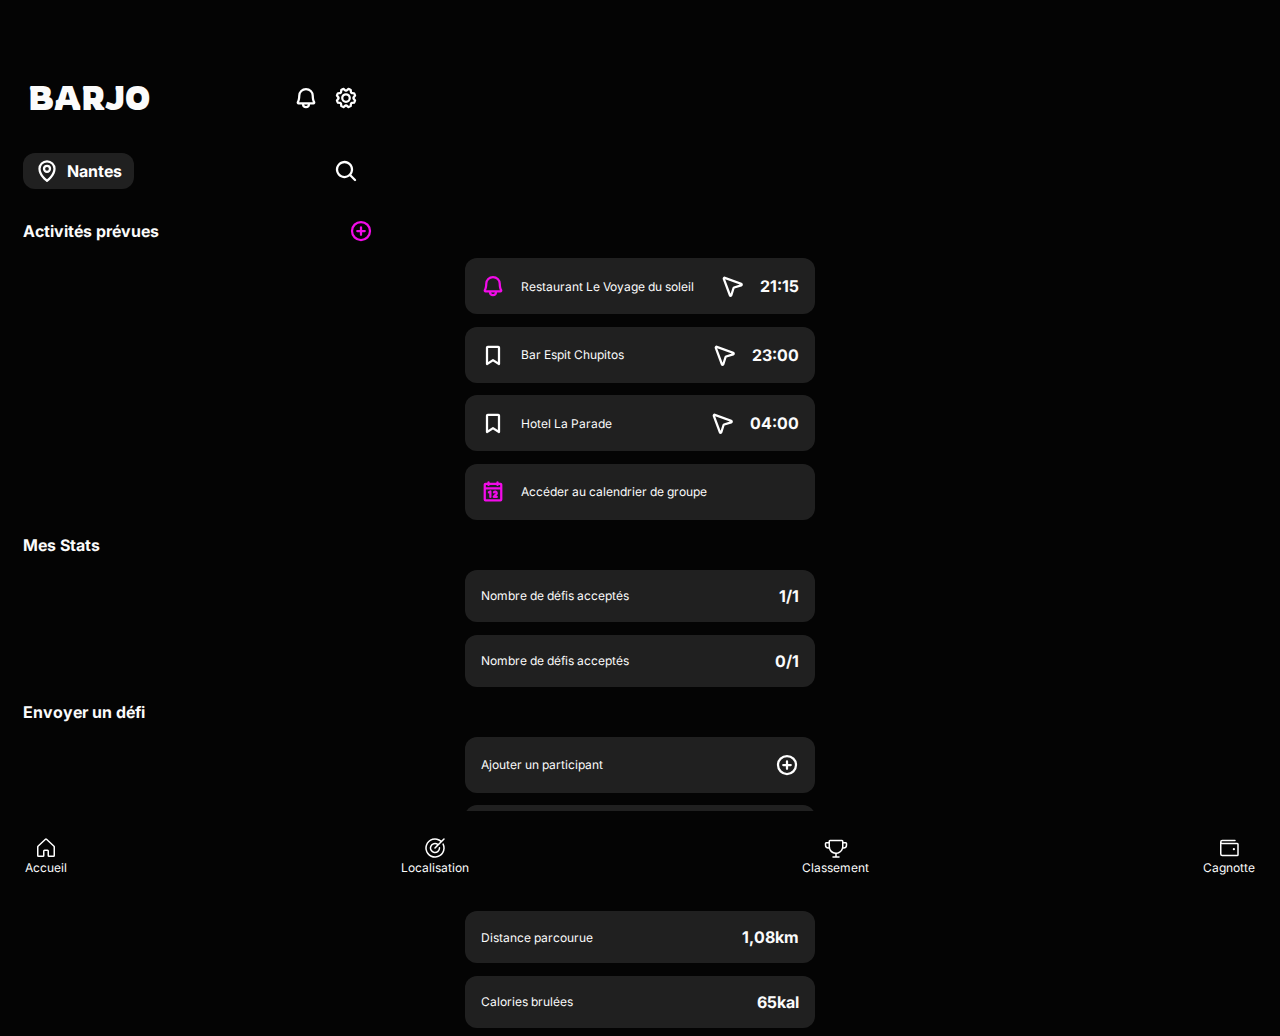
<file: index.html>
<!DOCTYPE html>
<html lang="en">

<head>
    <meta charset="UTF-8">
    <meta name="viewport" content="width=device-width, initial-scale=1.0">
    <title>Home</title>
    <link rel="stylesheet" href="style.css">
   
</head>

<body>

    <nav class="bottom-navbar">
        <a href="index.html" class="nav-item">
          <img src="icon/house.svg" alt="">
          <span class="body2">Accueil</span>
        </a>
        <a href="localisation.html" class="nav-item">
         <img src="icon/target.svg" alt="">
          <span class="body2">Localisation</span>
        </a>
        <a href="roulette.html" class="nav-item">
          <img src="icon/trophy.svg" alt="">
          <span class="body2">Classement</span>
        </a>
        <a href="cagnotte.html" class="nav-item">
          <img src="icon/wallet.svg" alt="">
          <span class="body2">Cagnotte</span>
        </a>
      </nav>
      
    <article class="header">
        <h1>BARJO</h1>
        <div class="icon-text">
            <img src="icon/bell-bold (1).svg" alt="">
            <img src="icon/gear-bold.svg" alt="">
        </div>
    </article>

    <article class="ville">
        <button class="city-button">
           <img src="icon/map-pin-bold.svg" alt="">
            <p class="body1">Nantes</p>
        </button>
       <img src="icon/magnifying-glass-bold.svg" alt="">
    </article>

    <article class="titlehome">
        <p class="body1">Activités prévues</p>
        <img src="icon/plus-circle-bold (1).svg" alt="">
    </article>

    <article class="activite">
        <div class="icon-text">
            <img src="icon/bell-bold.svg" alt="">
            <p class="body2">Restaurant Le Voyage du soleil </p>
        </div>
        <div class="icon-text">
            <img src="icon/navigation-arrow-bold.svg" alt="">
            <p class="body1">21:15</p>
        </div>
    </article>

    <article class="activite">
        <div class="icon-text">
            <img src="icon/bookmark-simple-bold.svg" alt="">
            <p class="body2">Bar Espit Chupitos </p>
        </div>
        <div class="icon-text">
            <img src="icon/navigation-arrow-bold.svg" alt="">
            <p class="body1">23:00</p>
        </div>
    </article>

    <article class="activite">
        <div class="icon-text">
            <img src="icon/bookmark-simple-bold.svg" alt="">
            <p class="body2">Hotel La Parade </p>
        </div>
        <div class="icon-text">
            <img src="icon/navigation-arrow-bold.svg" alt="">
            <p class="body1">04:00</p>
        </div>
    </article>

    <article class="activite">
        <div class="icon-text">
            <img src="icon/calendar-bold.svg" alt="">
            <p class="body2">Accéder au calendrier de groupe</p>
        </div>
    </article>

    <article class="titlehome">
        <p class="body1">Mes Stats</p>
    </article>

    <article class="activite">
        <p class="body2">Nombre de défis acceptés</p>
        <p class="body1">1/1</p>
    </article>

    <article class="activite">
        <p class="body2">Nombre de défis acceptés</p>
        <p class="body1">0/1</p>
    </article>

    <article class="titlehome">
        <p class="body1">Envoyer un défi</p>
    </article>

    <article class="activite">
        <p class="body2">Ajouter un participant</p>
        <img src="icon/plus-circle-bold.svg" alt="">
    </article>

    <article class="activite">
        <p class="body2">Choisir un défi </p>
        <img src="icon/plus-circle-bold.svg" alt="">
    </article>

    <article class="titlehome">
        <p class="body1">Annexes </p>
    </article>

    <article class="activite">
        <p class="body2">Distance parcourue </p>
        <p class="body1">1,08km</p>
    </article>

    <article class="activite">
        <p class="body2">Calories brulées </p>
        <p class="body1">65kal</p>
    </article>


</body>

</html>
</file>
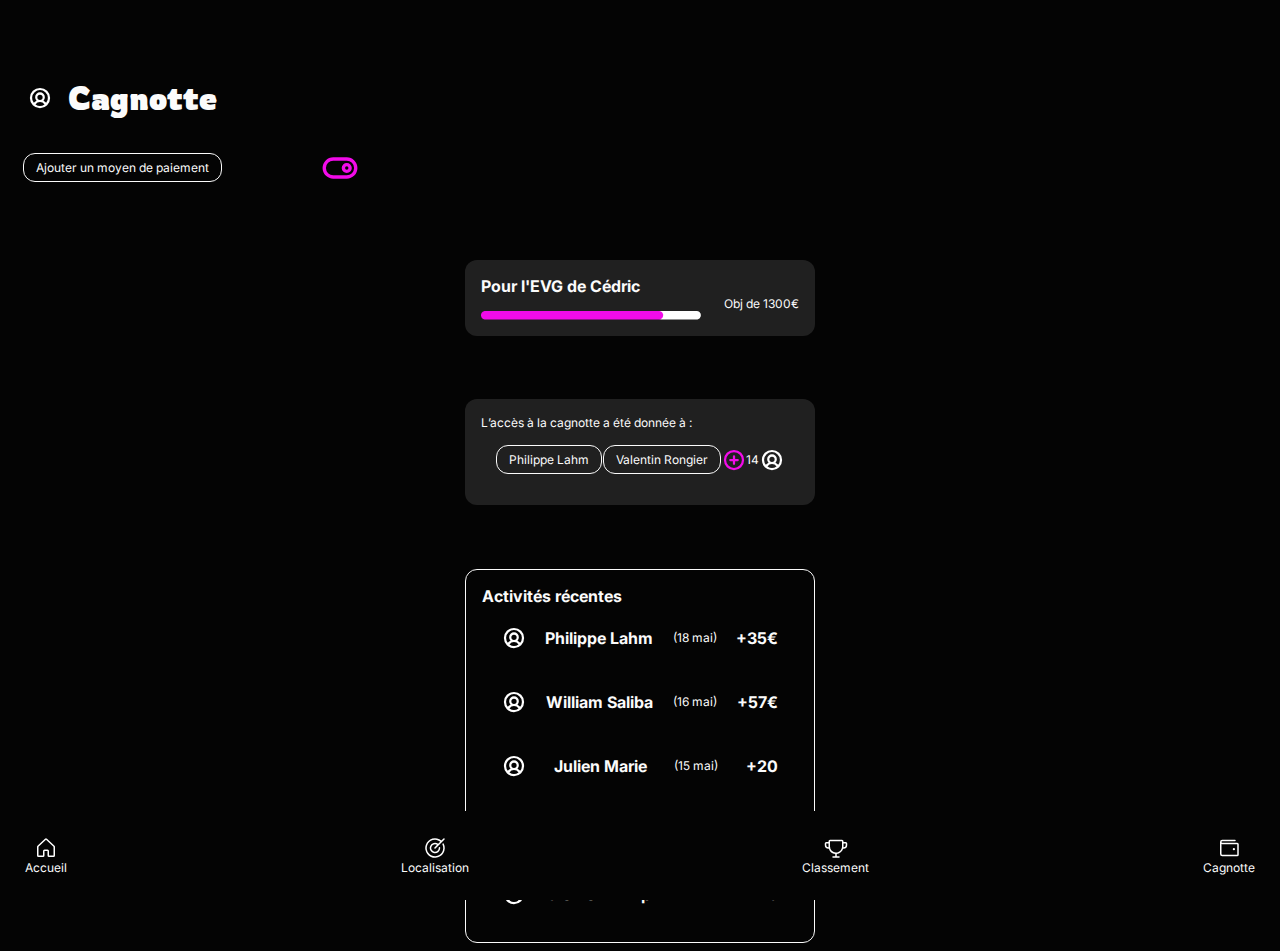
<file: cagnotte.html>
<!DOCTYPE html>
<html lang="en">

<head>
    <meta charset="UTF-8">
    <meta http-equiv="X-UA-Compatible" content="IE=edge">
    <meta name="viewport" content="width=device-width, initial-scale=1.0">
    <title>Cagnotte</title>
    <link rel="stylesheet" href="style.css">


</head>

<body>

    <nav class="bottom-navbar">
        <a href="index.html" class="nav-item">
          <img src="icon/house.svg" alt="">
          <span class="body2">Accueil</span>
        </a>
        <a href="localisation.html" class="nav-item">
         <img src="icon/target.svg" alt="">
          <span class="body2">Localisation</span>
        </a>
        <a href="roulette.html" class="nav-item">
          <img src="icon/trophy.svg" alt="">
          <span class="body2">Classement</span>
        </a>
        <a href="cagnotte.html" class="nav-item">
          <img src="icon/wallet.svg" alt="">
          <span class="body2">Cagnotte</span>
        </a>
      </nav>

    <article class="header">
        <div class="icon-text">
            <img src="icon/user-circle-bold.svg" alt="">
            <h1>Cagnotte</h1>
        </div>
    </article>

    <article class="ville">
        <button class="cagnotte-button">
            <p class="body2">Ajouter un moyen de paiement</p>
        </button>
        <img src="icon/toggle-right-bold (1).svg" alt="">
    </article>

    <article class="obj-cagnotte">
        <p class="body1" class="pad-cagnotte">Pour l'EVG de Cédric</p>
        <div class="barre-cagnotte">
            <img class="pad-cagnotte" src="image/barre-cagnotte.png" alt="">
            <p class="body2">Obj de 1300€</p>
        </div>
    </article>

    <article class="obj-cagnotte">
        <p class="body2">L’accès à la cagnotte a été donnée à :</p>
        <div class="accescagnotte">
            <button class="accescagnotte-button">
                <p class="body2">Philippe Lahm</p>
            </button>
            <button class="accescagnotte-button">
                <p class="body2">Valentin Rongier</p>
            </button>
            <img src="icon/plus-circle-bold (1).svg" alt="">
            <p class="body2">14</p>
            <img src="icon/user-circle-bold.svg" alt="">
        </div>
    </article>

    <article class="activitesrecentes">
        <p class="body1" class="pad-cagnotte">Activités récentes</p>
        <div class="activitescagnotte">
            <img src="icon/user-circle-bold.svg" alt="">
            <p class="body1">Philippe Lahm </p>
            <p class="body2">(18 mai)</p>
            <p class="body1">+35€</p>
        </div>
        <div class="activitescagnotte">
            <img src="icon/user-circle-bold.svg" alt="">
            <p class="body1">William Saliba </p>
            <p class="body2">(16 mai)</p>
            <p class="body1">+57€</p>
        </div>
        <div class="activitescagnotte">
            <img src="icon/user-circle-bold.svg" alt="">
            <p class="body1">Julien Marie </p>
            <p class="body2">(15 mai)</p>
            <p class="body1">+20</p>
        </div>
        <div class="activitescagnotte">
            <img src="icon/user-circle-bold.svg" alt="">
            <p class="body1">Valentin Rongier </p>
            <p class="body2">(14 mai)</p>
            <p class="body1">+67</p>
        </div> <div class="activitescagnotte">
            <img src="icon/user-circle-bold.svg" alt="">
            <p class="body1">Clément Turpin</p>
            <p class="body2">(12 mai)</p>
            <p class="body1">+13</p>
        </div>
    </article>
    
</body>
</file>
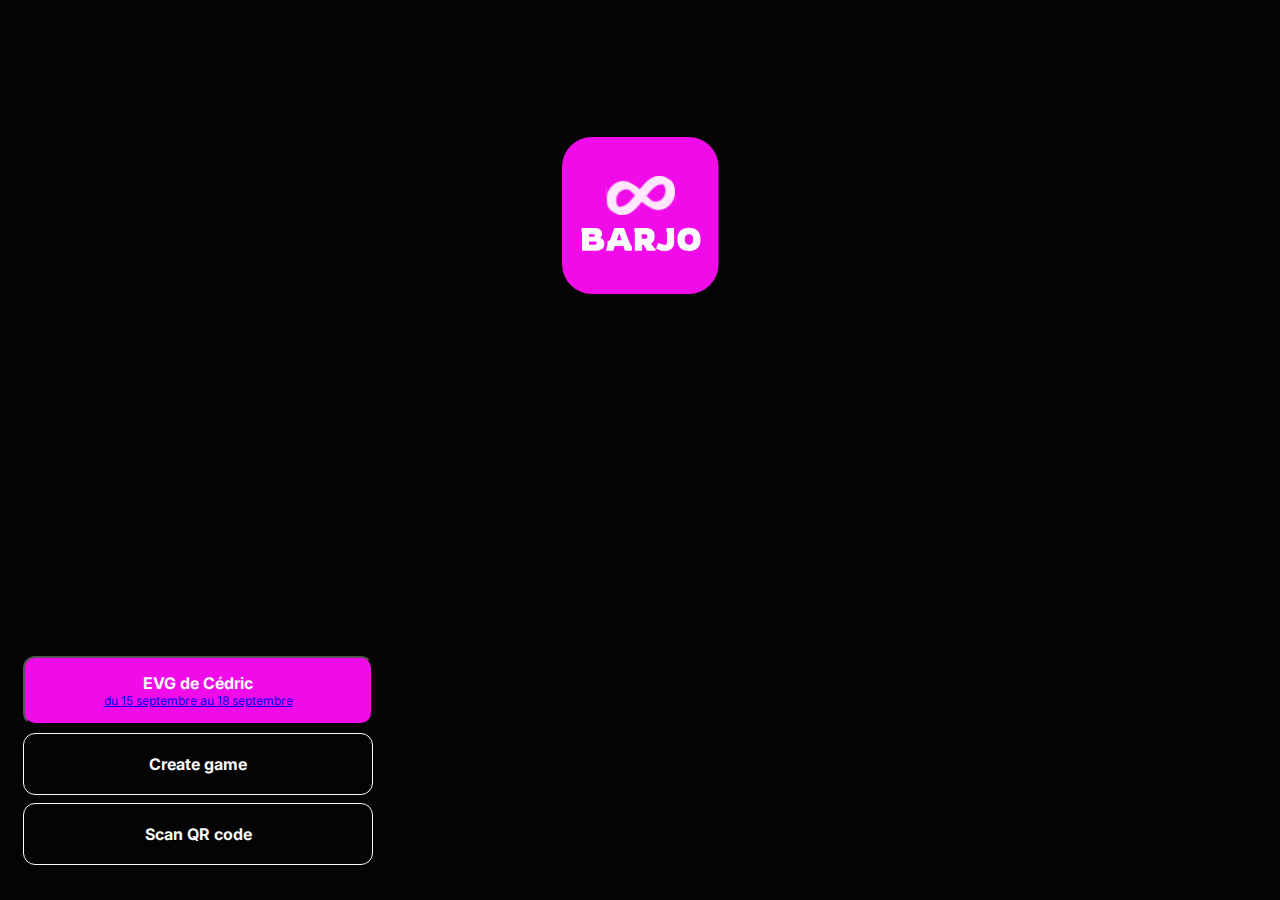
<file: connexion.html>
<!DOCTYPE html>
<html lang="en">

<head>
    <meta charset="UTF-8">
    <meta http-equiv="X-UA-Compatible" content="IE=edge">
    <meta name="viewport" content="width=device-width, initial-scale=1.0">
    <title>Connexion</title>
    <link rel="stylesheet" href="style.css">


</head>

<body>

    <article class="logo">
        <img src="image/logo.svg" alt="">
    </article>

    <article class="pos-connexion">
        <button class="button-connexion">
            <p class="body1">Scan QR code</p>
        </button>
    </article>

    <article class="pos-connexion2">
        <button class="button-connexion">
            <p class="body1">Create game</p>
        </button>
    </article>

    <article class="pos-connexion3">
        <button class="button-evg">
            <p class="body1">EVG de Cédric</p>
            <a class="body2" href="index.html">du 15 septembre au 18 septembre</a>
        </button>
    </article>
</body>
</file>
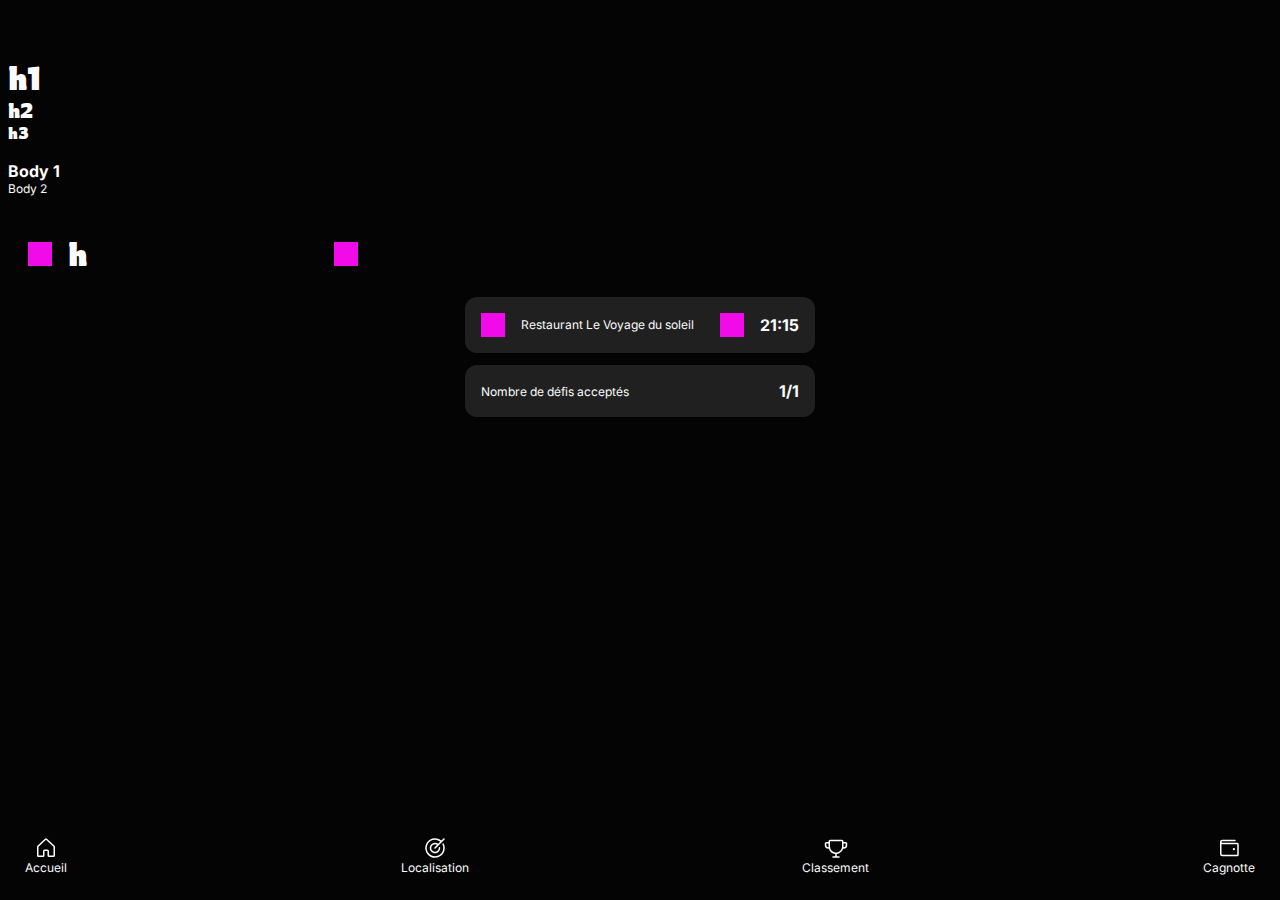
<file: design-system.html>
<!DOCTYPE html>
<html lang="en">

<head>
    <meta charset="UTF-8">
    <meta http-equiv="X-UA-Compatible" content="IE=edge">
    <meta name="viewport" content="width=device-width, initial-scale=1.0">
    <title>Design system</title>
    <link rel="stylesheet" href="style.css">


</head>

<body>

    <h1>h1</h1>
    <h2>h2</h2>
    <h3>h3</h3>
    <br>
    <p class="body1">Body 1</p>
    <p class="body2">Body 2</p>
    <br>

    <!-- Header -->
    <article class="header">
        <!-- mettre les icons a la place des div -->
        <div class="icon-text">
            <div class="icon"></div>
            <h1>h</h1>
        </div>
        <div class="icon-text">
            <div class="icon"></div>
        </div>
    </article>

    <!-- Activités prévues -->
    <article class="activite">
        <div class="icon-text">
            <!-- mettre les icons a la place des div -->
            <div class="icon"></div>
            <p class="body2">Restaurant Le Voyage du soleil </p>
        </div>
        <div class="icon-text">
            <div class="icon"></div>
            <p class="body1">21:15</p>
        </div>
    </article>

    <!-- Stats -->
    <article class="activite">
        <p class="body2">Nombre de défis acceptés</p>
        <p class="body1">1/1</p>
    </article>

    <!-- nav bar -->
    <nav class="bottom-navbar">
        <a href="index.html" class="nav-item">
          <img src="icon/house.svg" alt="">
          <span class="body2">Accueil</span>
        </a>
        <a href="localisation.html" class="nav-item">
         <img src="icon/target.svg" alt="">
          <span class="body2">Localisation</span>
        </a>
        <a href="roulette.html" class="nav-item">
          <img src="icon/trophy.svg" alt="">
          <span class="body2">Classement</span>
        </a>
        <a href="cagnotte.html" class="nav-item">
          <img src="icon/wallet.svg" alt="">
          <span class="body2">Cagnotte</span>
        </a>
      </nav>


</body>

</html>
</file>
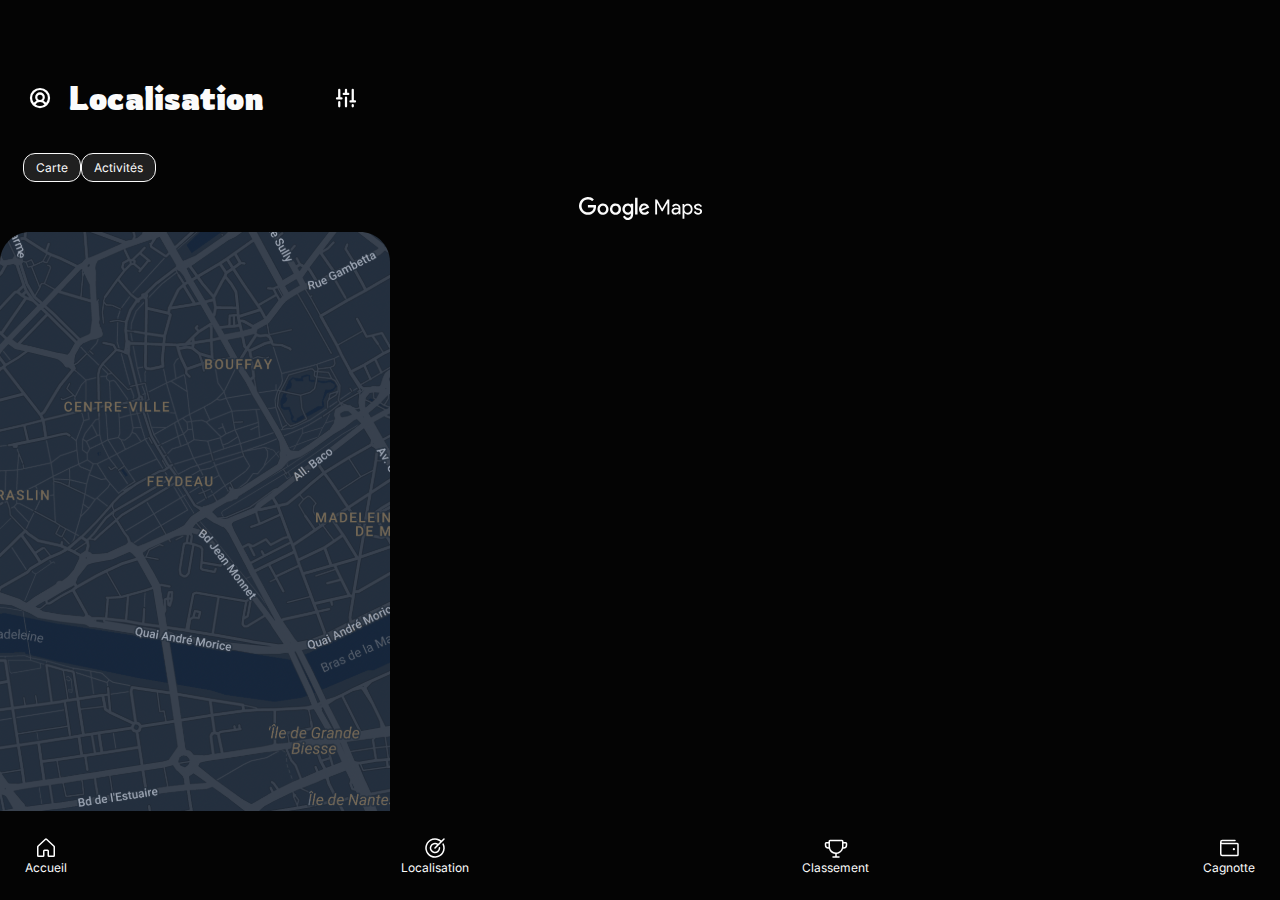
<file: localisation.html>
<!DOCTYPE html>
<html lang="en">

<head>
    <meta charset="UTF-8">
    <meta name="viewport" content="width=device-width, initial-scale=1.0">
    <title>Localisation</title>
    <link rel="stylesheet" href="style.css">

</head>

<body>

    <nav class="bottom-navbar">
        <a href="index.html" class="nav-item">
            <img src="icon/house.svg" alt="">
            <span class="body2">Accueil</span>
        </a>
        <a href="localisation.html" class="nav-item">
            <img src="icon/target.svg" alt="">
            <span class="body2">Localisation</span>
        </a>
        <a href="roulette.html" class="nav-item">
            <img src="icon/trophy.svg" alt="">
            <span class="body2">Classement</span>
        </a>
        <a href="cagnotte.html" class="nav-item">
            <img src="icon/wallet.svg" alt="">
            <span class="body2">Cagnotte</span>
        </a>
    </nav>

    <article class="header">
        <div class="icon-text">
            <img src="icon/user-circle-bold.svg" alt="">
            <h1>Localisation</h1>
        </div>
        <div class="icon-text">
            <img src="icon/faders-bold.svg" alt="">
        </div>
    </article>

    <article class="button-carte">
        <button class="accescagnotte-button">
            <p class="body2">Carte</p>
        </button>
        <button class="accescagnotte-button">
            <p class="body2">Activités</p>
        </button>
    </article>

    <article class="map">
        <img class="pos-google" src="map/google maps.svg" alt="">
        <img class="mapg" src="image/googlemap.svg" alt="">
    </article>




</body>
</file>
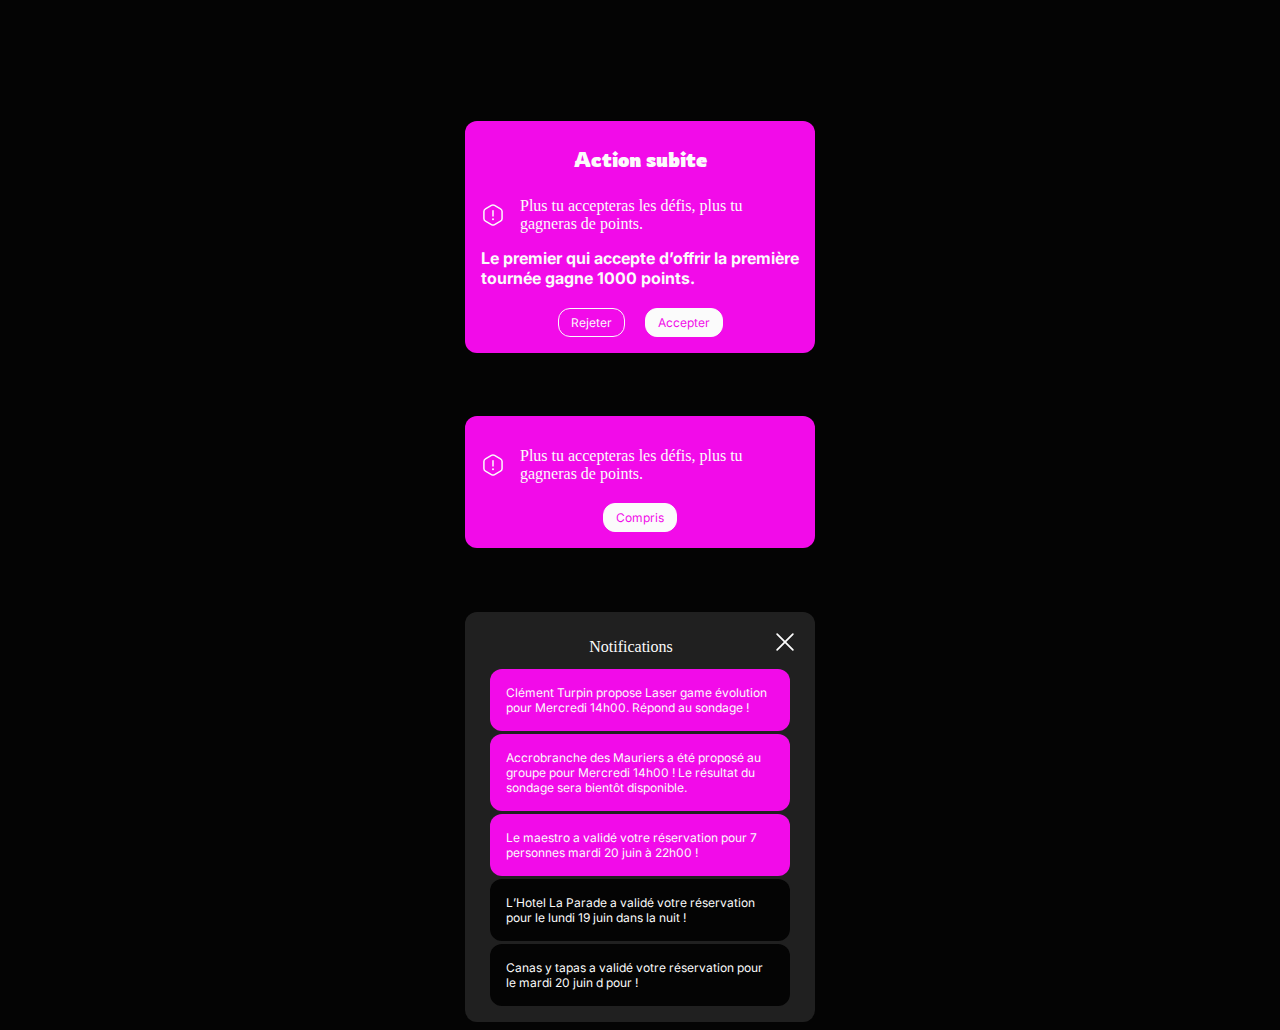
<file: popup.html>
<!DOCTYPE html>
<html lang="en">

<head>
    <meta charset="UTF-8">
    <meta name="viewport" content="width=device-width, initial-scale=1.0">
    <title>Pop up</title>
    <link rel="stylesheet" href="style.css">

</head>

<body>

    <article class="popupactionsubite">
        <h2 class="titrepopup">Action subite</h2>
        <article class="exclamation">
            <img src="icon/exclamation.svg" alt="">
            <p class="plustu" class="body2">Plus tu accepteras les défis, plus tu gagneras de points.</p>
        </article>
        <p class="body1">Le premier qui accepte d’offrir la première tournée gagne 1000 points.</p>
        <div class="popupbutton">
            <button class="popupbutton1">
                <p class="body2">Rejeter</p>
            </button>
            <button class="popupbutton2">
                <p class="body2">Accepter</p>
            </button>
        </div>
    </article>

    <article class="popupactionsubite">
        <article class="exclamation">
            <img src="icon/exclamation.svg" alt="">
            <p class="plustu" class="body2">Plus tu accepteras les défis, plus tu gagneras de points.</p>
        </article>
        <div class="comprisbutton">
            <button class="popupbutton2">
                <p class="body2">Compris</p>
            </button>
        </div>
    </article>

    <article class="popupnotif">
        <img class="cross" src="icon/x.svg" alt="">
        <p class="titrepopup" class="body1">Notifications</p>
        <article class="notif">
            <p class="body2">Clément Turpin propose Laser game évolution pour Mercredi 14h00. Répond au sondage !</p>
        </article>
        <article class="notif">
            <p class="body2">Accrobranche des Mauriers a été proposé au groupe pour Mercredi 14h00 ! Le résultat du sondage sera bientôt disponible.</p>
        </article>
        <article class="notif">
            <p class="body2">Le maestro a validé votre réservation pour 7 personnes mardi 20 juin à 22h00 !</p>
        </article>
        <article class="notif2">
            <p class="body2">L’Hotel La Parade a validé votre réservation pour le lundi 19 juin dans la nuit !</p>
        </article>
        <article class="notif2">
            <p class="body2">Canas y tapas a validé votre réservation pour le mardi 20 juin d pour !</p>
        </article>
    </article>

      
   

</body>
</file>
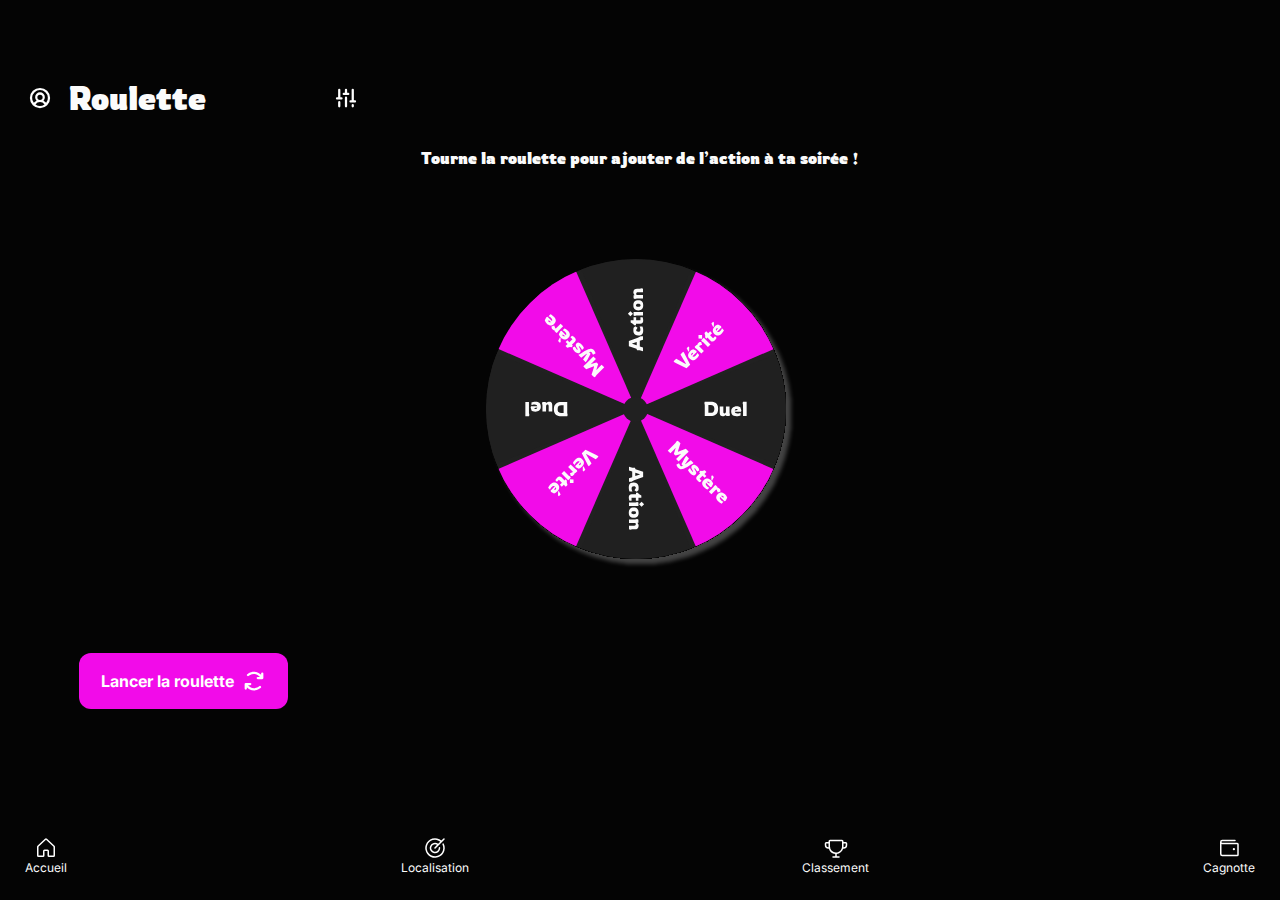
<file: roulette.html>
<!DOCTYPE html>
<html lang="en">
<head>
    <meta charset="UTF-8">
    <meta http-equiv="X-UA-Compatible" content="IE=edge">
    <meta name="viewport" content="width=device-width, initial-scale=1.0">
    <title>roulette</title>
    <link rel="stylesheet" href="style.css">
</head>
<body>
    
 <article class="header">
    <div class="icon-text">
        <img src="icon/user-circle-bold.svg" alt="">
        <h1>Roulette</h1>
    </div>
    <div class="icon-text">
        <img src="icon/faders-bold.svg" alt="">
    </div>
</article>

<article class="tourne">
    <h3>Tourne la roulette pour ajouter de l’action à ta soirée !</h3>
</article>

<article class="roulette">
    <img src="image/roulette.svg" alt="">
</article>

<article class="lancer">
    <button class="lancer-button">
        <p class="body1">Lancer la roulette</p>
        <img src="icon/arrows-clockwise-bold.svg" alt="">
    </button>

    <nav class="bottom-navbar">
        <a href="index.html" class="nav-item">
          <img src="icon/house.svg" alt="">
          <span class="body2">Accueil</span>
        </a>
        <a href="localisation.html" class="nav-item">
         <img src="icon/target.svg" alt="">
          <span class="body2">Localisation</span>
        </a>
        <a href="roulette.html" class="nav-item">
          <img src="icon/trophy.svg" alt="">
          <span class="body2">Classement</span>
        </a>
        <a href="cagnotte.html" class="nav-item">
          <img src="icon/wallet.svg" alt="">
          <span class="body2">Cagnotte</span>
        </a>
      </nav>

</body>
</html>
</file>
<file: style.css>
@import url('https://fonts.googleapis.com/css2?family=Inter:wght@400;700&family=Rowdies:wght@400;700&display=swap');

html {
    box-sizing: border-box;
}

*,
*:before,
*:after {
    box-sizing: inherit;
}

:root {
    --color1: #F20BE9;
    --color2: #040404;
    --color3: #FBFBFB;
    --color4: #202020;
    --color5: #2A61ED;
    --color6: #F50C0C;
    --color7: #F1F508;

    --font-inter: Inter, sans-serif;
    --font-rowdies: 'Rowdies', cursive;

    --text-size0: 1rem;
    --text-size1: 2rem;
    --text-size2: 1.25rem;
    --text-size3: .75rem;

    --gap-16: 16px;
    --gap-8: 8px;

    --radius-12: 12px;
}

body {
    background-color: var(--color2);
    color: var(--color3);
    padding-top: 50px;
}

h1,
h2,
h3 {
    font-family: var(--font-rowdies);
    margin: 0;
}

h1 {
    font-size: var(--text-size1);
    font-weight: bold;
}

h2 {
    font-size: var(--text-size2);
    font-weight: bold;
}

h3 {
    font-size: var(--text-size0);
    font-weight: bold;
}

.body1 {
    font-family: var(--font-inter);
    font-size: var(--text-size0);
    font-weight: bold;
}

.body2 {
    font-family: var(--font-inter);
    font-size: var(--text-size3);
    font-weight: 400;
}

p {
    margin: 0;
}

.icon {
    width: 24px;
    height: 24px;
    background-color: var(--color1);
}

.icon-text {
    display: flex;
    flex-direction: row;
    align-items: center;
    gap: 16px;
}

.activite {
    display: flex;
    flex-direction: row;
    align-items: center;
    justify-content: space-between;
    width: 350px;
    background-color: var(--color4);
    padding: 16px;
    border-radius: 12px;
    margin: auto;
    margin-top: 1%;
}

.header {
    display: flex;
    flex-direction: row;
    align-items: center;
    justify-content: space-between;
    width: 350px;
    margin: 10px;
    padding: 10px;
}

.city-button {
    display: flex;
    flex-direction: row;
    align-items: center;
    border: none;
    gap: var(--gap-8);
    background-color: var(--color4);
    color: white;
    border-radius: var(--radius-12);
    padding: 6px 12px;
    margin: 15px;
}

.ville {
    display: flex;
    flex-direction: row;
    align-items: center;
    justify-content: space-between;
    width: 350px;
}

.titlehome {
    display: flex;
    flex-direction: row;
    align-items: center;
    justify-content: space-between;
    width: 350px;
    margin: 15px;
}

.activitesprevues {
    display: flex;
    flex-direction: row;
    align-items: center;
    justify-content: space-between;
    width: 350px;
    margin: 15px;
}

.roulette {
    display: flex;
    justify-content: center;
    align-items: center;
    height: 50vh;
}

.tourne {
    text-align: center;
    margin: 20px;
}

.lancer {
    display: flex;
    flex-direction: row;
    align-items: center;
    width: 350px;
    justify-content: center;
}

.lancer-button {
    display: flex;
    flex-direction: row;
    align-items: center;
    border: none;
    gap: var(--gap-8);
    background-color: var(--color1);
    color: white;
    border-radius: var(--radius-12);
    padding: 16px 22px;
    margin: 15px;
}

.bottom-navbar {
    background-color: var(--color2);
    position: fixed;
    bottom: 0;
    left: 0;
    width: 100%;
    display: flex;
    justify-content: space-around;
    justify-content: space-between;
    align-items: center;
    padding: 20px;
}

.nav-item {
    display: flex;
    flex-direction: column;
    align-items: center;
    text-decoration: none;
    color: var(--color3);
    justify-content: space-between;
    padding: 5px;
}

.cagnotte-button {
    border: 1px solid var(--color3);
    display: flex;
    flex-direction: row;
    align-items: center;
    gap: var(--gap-8);
    background-color: var(--color2);
    color: var(--color3);
    border-radius: var(--radius-12);
    padding: 6px 12px;
    margin: 15px;
}

.obj-cagnotte {
    display: block;
    flex-direction: row;
    align-items: center;
    justify-content: space-between;
    width: 350px;
    background-color: var(--color4);
    padding: 16px;
    border-radius: 12px;
    margin: auto;
    margin-top: 5%;
}

.pad-cagnotte {
    padding-top: 15px;
}

.barre-cagnotte {
    display: flex;
    justify-content: space-between;
    flex-direction: row;
}

.accescagnotte-button {
    border: 1px solid var(--color3);
    display: flex;
    flex-direction: row;
    gap: var(--gap-8);
    background-color: var(--color4);
    color: var(--color3);
    border-radius: var(--radius-12);
    padding: 6px 12px;
}

.accescagnotte {
    display: flex;
    justify-content: space-between;
    flex-direction: row;
    align-items: center;
    padding: 15px;
}

.activitesrecentes {
    display: block;
    flex-direction: row;
    align-items: center;
    justify-content: space-between;
    width: 350px;
    background-color: var(--color2);
    padding: 16px;
    border-radius: 12px;
    margin: auto;
    margin-top: 5%;
    border: 1px solid var(--color3);
}

.activitescagnotte {
    display: flex;
    justify-content: space-between;
    flex-direction: row;
    align-items: center;
    padding: 20px;
}

.logo {
    display: flex;
    justify-content: center;
    align-items: center;
    height: 35vh;
}

.button-connexion {
    align-items: center;
    padding: 20px 20px;
    border: 1px solid var(--color3);
    gap: var(--gap-8);
    background-color: var(--color2);
    color: var(--color3);
    border-radius: var(--radius-12);
    width: 350px;
    margin: 15px;
    position: relative;
}

.pos-connexion {
    position: absolute;
    bottom: 20px;

}

.pos-connexion2 {
    position: absolute;
    bottom: 90px;

}

.pos-connexion3 {
    position: absolute;
    bottom: 160px;
}

.button-evg {
    align-items: center;
    padding: 15px 20px;
    gap: var(--gap-8);
    background-color: var(--color1);
    color: var(--color3);
    border-radius: var(--radius-12);
    width: 350px;
    margin: 15px;
    position: relative;
}

.mapg {
    margin: -8.5px;
    padding-top: 20px;
}

.button-carte {
    display: flex;
    flex-direction: row;
    align-items: center;
    padding: 15px;
}

.pos-google {
    position: relative;
    display: block;
    margin: 0 auto;
}

.popupactionsubite {
    display: block;
    flex-direction: row;
    align-items: center;
    justify-content: space-between;
    width: 350px;
    background-color: var(--color1);
    padding: 16px;
    border-radius: 12px;
    margin: auto;
    margin-top: 5%;
}

.titrepopup {
    text-align: center;
    padding: 10px;
}

.exclamation{
    display: flex;
    flex-direction: row;
}

.plustu{
    margin: 15px;
}

.popupbutton{
    display: flex;
    justify-content: center;
    gap: 20px;
    margin-top: 20px;
}

.popupbutton1{
    border: 1px solid var(--color3);
    display: flex;
    flex-direction: row;
    gap: var(--gap-8);
    background-color: var(--color1);
    color: var(--color3);
    border-radius: var(--radius-12);
    padding: 6px 12px;
}

.popupbutton2{
    border: 1px solid var(--color3);
    display: flex;
    flex-direction: row;
    gap: var(--gap-8);
    background-color: var(--color3);
    color: var(--color1);
    border-radius: var(--radius-12);
    padding: 6px 12px;
}

.notif{
    display: flex;
    flex-direction: row;
    align-items: center;
    justify-content: space-between;
    width: 300px;
    background-color: var(--color1);
    padding: 16px;
    border-radius: 12px;
    margin: auto;
    margin-top: 1%;
}

.notif2{
    display: flex;
    flex-direction: row;
    align-items: center;
    justify-content: space-between;
    width: 300px;
    background-color: var(--color2);
    padding: 16px;
    border-radius: 12px;
    margin: auto;
    margin-top: 1%;
}

.popupnotif{
    display: block;
    flex-direction: row;
    align-items: center;
    justify-content: space-between;
    width: 350px;
    background-color: var(--color4);
    padding: 16px;
    border-radius: 12px;
    margin: auto;
    margin-top: 5%;
}

.comprisbutton{
    display: flex;
    justify-content: center;
    gap: 20px;
    margin-top: 5px;
}

.cross{
    float: right;
}
</file>
